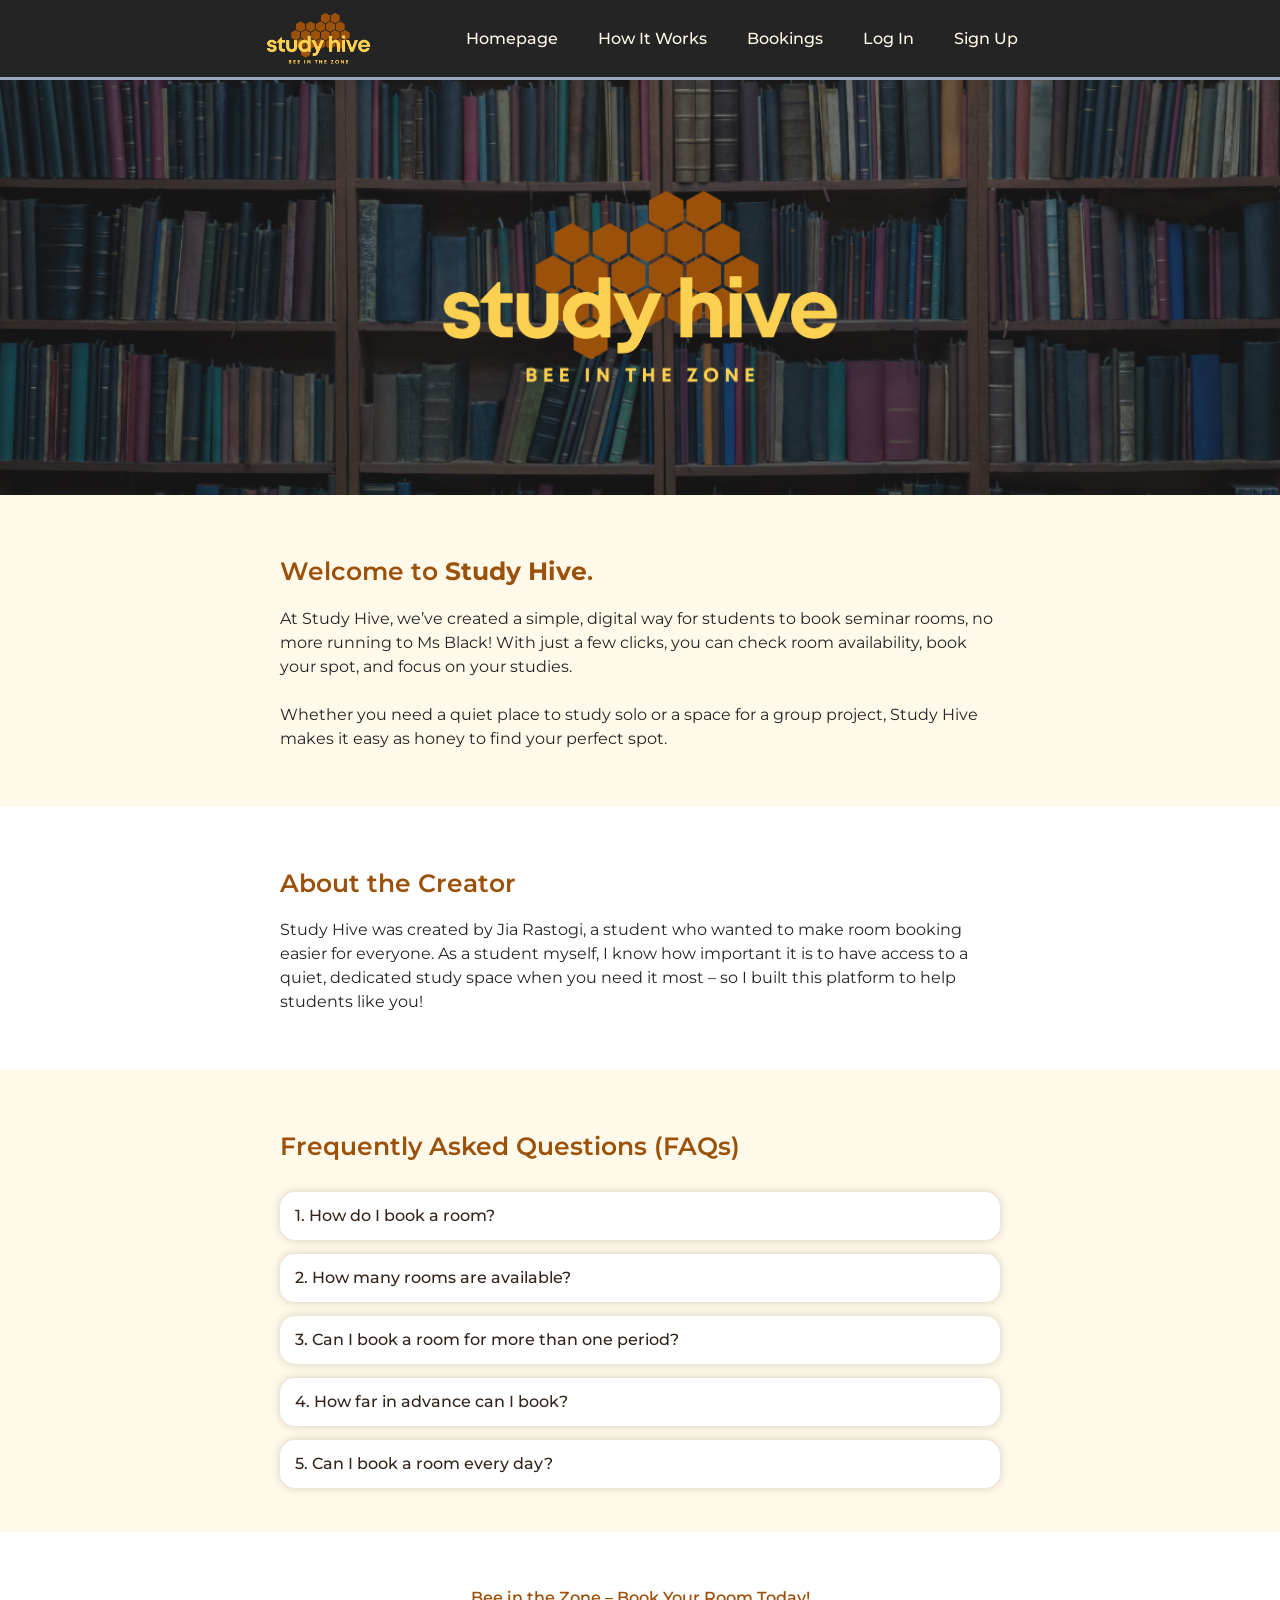
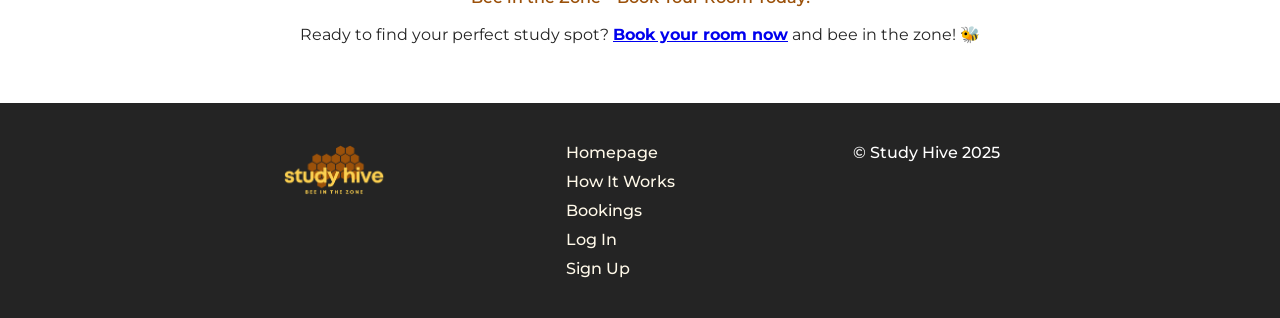
<file: index.html>
<!DOCTYPE html>
<html lang="en">
    <head>
        <meta charset="UTF-8">
        <meta name="viewport" content="width=device-width, initial-scale=0.1">
        <title>Study Hive</title>
        <link rel="icon" href="favicon.png" type="image/x-icon">
        <link rel="stylesheet" href="StyleSheet.css">
        <link href="https://fonts.googleapis.com/css2?family=Montserrat:wght@100;400;700;900&display=swap" rel="stylesheet">
    </head>
    <body style="margin:0;">
        <div class="menu">
            <div class="container">
                <div class="header-logo">
                    <img src="black_logo.png" alt="Study Hive logo with honeycomb design and slogan 'Bee in the Zone'">
                </div>
                <div class="header-nav">
                    <a href="index.html">Homepage</a>
                    <a href="Instructions.html">How It Works</a>
                    <a href="Bookings.html">Bookings</a>
                    <a href="Login.html">Log In</a>
                    <a href="Signup.html">Sign Up</a>
                </div>
            </div>
        </div>
        
        <div class="intro">
            <img src="black_logo.png" alt="Study Hive logo with honeycomb design and slogan 'Bee in the Zone'" style="margin-left: auto; margin-right: auto;  display: block;  width: 40%;">
        </div>
        
        <div class="grey">
            <div class="container">
                <h2>Welcome to <b>Study Hive</b>.</h2>
                <p>At Study Hive, we’ve created a simple, digital way for students to book seminar rooms, no more running to Ms Black! With just a few clicks, you can check room availability, book your spot, and focus on your studies.
                    <br><br>Whether you need a quiet place to study solo or a space for a group project, Study Hive makes it easy as honey to find your perfect spot.</p>
            </div>            
        </div>

        
        <div class="white">
            <div class="container">
                <h2>About the Creator</h2>
                <p>Study Hive was created by Jia Rastogi, a student who wanted to make room booking easier for everyone. As a student myself, I know how important it is to have access to a quiet, dedicated study space when you need it most – so I built this platform to help students like you!</p>
            </div>
        </div>

        
        <div class="grey">
        <div class="container">
            <h2>Frequently Asked Questions (FAQs)</h2>

            <div class="faq-container">
            <div class="faq-item">
                <button class="faq-question">1. How do I book a room?</button>
                <div class="faq-answer"><p>
                    Simply log in, choose a room, select a date and time, and confirm your booking!
                </p></div>
            </div>
            <div class="faq-item">
                <button class="faq-question">2. How many rooms are available?</button>
                <div class="faq-answer"><p>
                    There are 4 seminar rooms available for booking, so be sure to grab your spot early!
                </p></div>
            </div>
            <div class="faq-item">
                <button class="faq-question">3. Can I book a room for more than one period?</button>
                <div class="faq-answer"><p>
                    No, rooms are only available for one period per day.
                </p></div>
            </div>
            <div class="faq-item">
                <button class="faq-question">4. How far in advance can I book?</button>
                <div class="faq-answer"><p>
                    You can book a room up to 1 week in advance, so plan accordingly!
                </p></div>
            </div>
            <div class="faq-item">
                <button class="faq-question">5. Can I book a room every day?</button>
                <div class="faq-answer"><p>
                    Some rooms are already reserved for recurring use by other students. Be sure to check availability!
                </p></div>
            </div>            
            </div>
        </div>
        </div>


        <div class="white">
            <div class="container">
                <h3>Bee in the Zone – Book Your Room Today!</h3>
                <p style="text-align: center;">Ready to find your perfect study spot? <a href="Bookings.html"><b>Book your room now</a></b> and bee in the zone! 🐝</p>
            </div>
        </div>


        <div class="footer">
            <div class="container">
                <div class="footer-logo">
                    <img src="black_logo.png" alt="Study Hive logo with honeycomb design and slogan 'Bee in the Zone'">
                </div>
                
                <div class="footer-nav">
                    <a href="index.html">Homepage</a>
                    <a href="Instructions.html">How It Works</a>
                    <a href="Bookings.html">Bookings</a>
                    <a href="Login.html">Log In</a>
                    <a href="Signup.html">Sign Up</a>
                </div>

                <div>
                    <a style="color:white;">&copy; Study Hive  2025</a>
                </div>
            </div>
        </div>
  

                 <script>
document.addEventListener('DOMContentLoaded', () => {
    document.querySelectorAll('.faq-question').forEach((question) => {
        question.addEventListener('click', (e) => {
            const faqAnswer = e.target.nextElementSibling;

            document.querySelectorAll('.faq-answer').forEach((answer) => {
                if (answer !== faqAnswer) {
                    answer.style.maxHeight = null;
                    answer.classList.remove('open');
                }
            });

            document.querySelectorAll('.faq-question').forEach((q) => {
                if (q !== e.target) {
                    q.classList.remove('open');
                }
            });

            faqAnswer.style.maxHeight = faqAnswer.classList.toggle('open') ? `${faqAnswer.scrollHeight + 20}px` : null;
            e.target.classList.toggle('open');
        });
    });
});
         </script>

    </body>
</html>
</file>
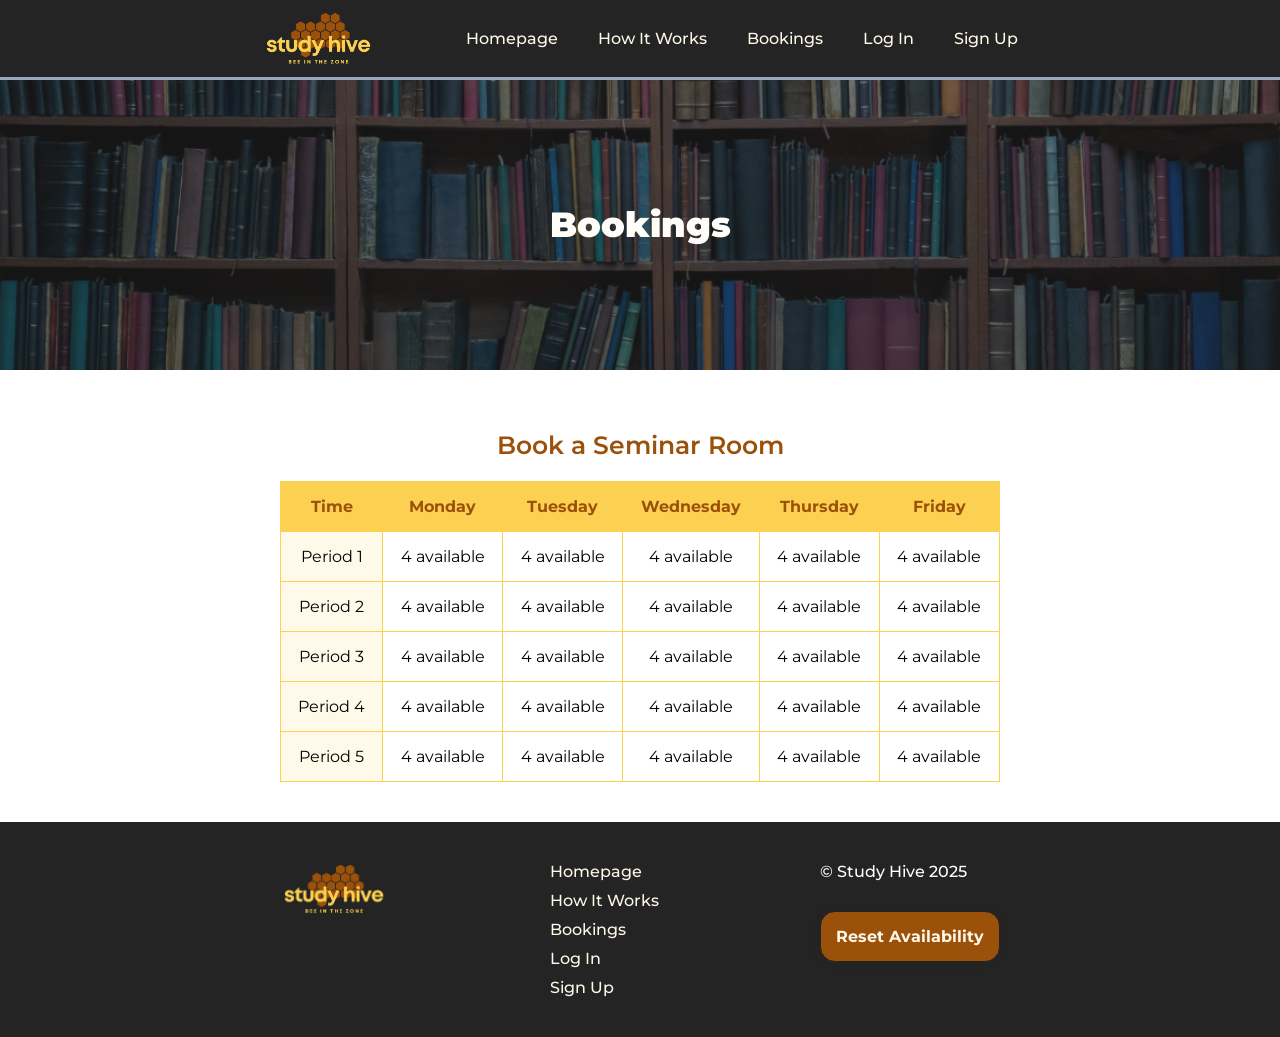
<file: BookingConfirmation.html>
<!DOCTYPE html>
<html lang="en">
    <head>
        <meta charset="UTF-8">
        <meta name="viewport" content="width=device-width, initial-scale=0.1">
        <title>Booking Confirmation</title>
        <link rel="icon" href="favicon.png" type="image/x-icon">
        <link rel="stylesheet" href="StyleSheet.css">
        <link href="https://fonts.googleapis.com/css2?family=Montserrat:wght@100;400;700;900&display=swap" rel="stylesheet">
    </head>
    <body style="margin:0;">
        <div class="menu">
            <div class="container">
                <div class="header-logo">
                    <img src="black_logo.png" alt="Study Hive logo with honeycomb design and slogan 'Bee in the Zone'">
                </div>
                <div class="header-nav">
                    <a href="index.html">Homepage</a>
                    <a href="Instructions.html">How It Works</a>
                    <a href="Bookings.html">Bookings</a>
                    <a href="Login.html">Log In</a>
                    <a href="Signup.html">Sign Up</a>
                </div>
            </div>
        </div>
        
        <div class="intro">
            <h1 style="color:#FFFDF7;">Booking Confirmed</h1>
        </div>

        <div class="white">    
            <div class="container" id="confirmationDetails">
            </div>
        </div>

        <div class="footer">
            <div class="container">
                <div class="footer-logo">
                    <img src="black_logo.png" alt="Study Hive logo with honeycomb design and slogan 'Bee in the Zone'">
                </div>
                
                <div class="footer-nav">
                    <a href="index.html">Homepage</a>
                    <a href="Instructions.html">How It Works</a>
                    <a href="Bookings.html">Bookings</a>
                    <a href="Login.html">Log In</a>
                    <a href="Signup.html">Sign Up</a>
                </div>

                <div>
                    <a style="color:white;">&copy; Study Hive  2025</a>
                </div>
            </div>
        </div>
                

 <script>
        const bookingDetails = JSON.parse(localStorage.getItem("bookingDetails"));
        
        if (bookingDetails) {
            const confirmationDiv = document.getElementById("confirmationDetails");
            confirmationDiv.innerHTML = `
                <h2 style="text-align:center;">Booking Details:</h2>
                    <p style="text-align:center;">Period ${bookingDetails.period}, ${bookingDetails.day}</p>
                    <p style="text-align:center;">${bookingDetails.room}</p>
            `;
        } else {
            window.location.href = "Bookings.html";
        }
    </script>
    </body>
</html>
</file>
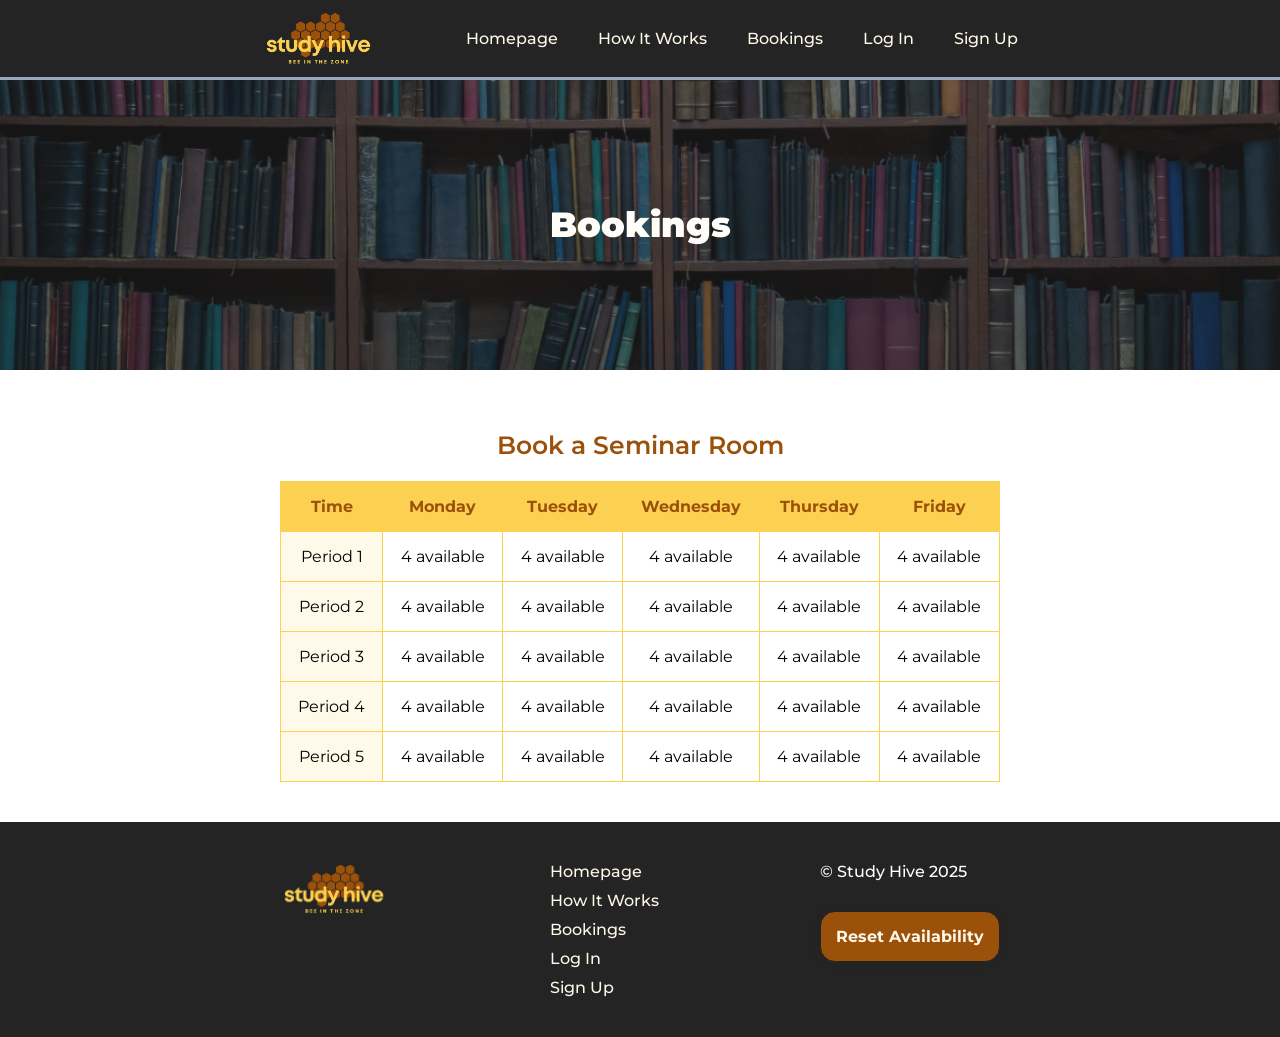
<file: Bookings.html>
<!DOCTYPE html>
<html lang="en">
    <head>
        <meta charset="UTF-8">
        <meta name="viewport" content="width=device-width, initial-scale=0.1">
        <title>Bookings</title>
        <link rel="icon" href="favicon.png" type="image/x-icon">
        <link rel="stylesheet" href="StyleSheet.css">
        <link href="https://fonts.googleapis.com/css2?family=Montserrat:wght@100;400;700;900&display=swap" rel="stylesheet">
    </head>
    <body style="margin:0;">
        <div class="menu">
            <div class="container">
                <div class="header-logo">
                    <img src="black_logo.png" alt="Study Hive logo with honeycomb design and slogan 'Bee in the Zone'">
                </div>
                <div class="header-nav">
                    <a href="index.html">Homepage</a>
                    <a href="Instructions.html">How It Works</a>
                    <a href="Bookings.html">Bookings</a>
                    <a href="Login.html">Log In</a>
                    <a href="Signup.html">Sign Up</a>
                </div>
            </div>
        </div>
        
        <div class="intro">
            <h1 style="color:#FFFDF7;">Bookings</h1>
        </div>
        
        <div class="white">
            <div class="container">
                

<div class="container">
    <h2 style="text-align: center;">Book a Seminar Room</h2>
</div>
    <table class="timetable">
        <thead>
            <tr>
                <th>Time</th>
                <th>Monday</th>
                <th>Tuesday</th>
                <th>Wednesday</th>
                <th>Thursday</th>
                <th>Friday</th>
            </tr>
        </thead>
        <tbody>
                <tr>
                    <td class="heading">Period 1</td>
                    <td class="available" onclick="bookRoom(1, 'Monday')">4 available</td>
                    <td class="available" onclick="bookRoom(1, 'Tuesday')">4 available</td>
                    <td class="available" onclick="bookRoom(1, 'Wednesday')">4 available</td>
                    <td class="available" onclick="bookRoom(1, 'Thursday')">4 available</td>
                    <td class="available" onclick="bookRoom(1, 'Friday')">4 available</td>
                </tr>
                <tr>
                    <td class="heading">Period 2</td>
                    <td class="available" onclick="bookRoom(2, 'Monday')">4 available</td>
                    <td class="available" onclick="bookRoom(2, 'Tuesday')">4 available</td>
                    <td class="available" onclick="bookRoom(2, 'Wednesday')">4 available</td>
                    <td class="available" onclick="bookRoom(2, 'Thursday')">4 available</td>
                    <td class="available" onclick="bookRoom(2, 'Friday')">4 available</td>
                </tr>
                <tr>
                    <td class="heading">Period 3</td>
                    <td class="available" onclick="bookRoom(3, 'Monday')">4 available</td>
                    <td class="available" onclick="bookRoom(3, 'Tuesday')">4 available</td>
                    <td class="available" onclick="bookRoom(3, 'Wednesday')">4 available</td>
                    <td class="available" onclick="bookRoom(3, 'Thursday')">4 available</td>
                    <td class="available" onclick="bookRoom(3, 'Friday')">4 available</td>
                </tr>
                <tr>
                    <td class="heading">Period 4</td>
                    <td class="available" onclick="bookRoom(4, 'Monday')">4 available</td>
                    <td class="available" onclick="bookRoom(4, 'Tuesday')">4 available</td>
                    <td class="available" onclick="bookRoom(4, 'Wednesday')">4 available</td>
                    <td class="available" onclick="bookRoom(4, 'Thursday')">4 available</td>
                    <td class="available" onclick="bookRoom(4, 'Friday')">4 available</td>
                </tr>
                <tr>
                    <td class="heading">Period 5</td>
                    <td class="available" onclick="bookRoom(5, 'Monday')">4 available</td>
                    <td class="available" onclick="bookRoom(5, 'Tuesday')">4 available</td>
                    <td class="available" onclick="bookRoom(5, 'Wednesday')">4 available</td>
                    <td class="available" onclick="bookRoom(5, 'Thursday')">4 available</td>
                    <td class="available" onclick="bookRoom(5, 'Friday')">4 available</td>

            </tr>
        </tbody>
    </table>
<div id="bookingModal" class="modal">
    <div class="modal-content">
        <span class="close-btn" onclick="closeModal()">&times;</span>

        <div class="modal-body">
            <form id="bookingForm">
                <h2>Select a Room</h2>
                    <select id="room" name="room">
                        <option value="Room 1">Room 1</option>
                        <option value="Room 2">Room 2</option>
                        <option value="Room 3">Room 3</option>
                        <option value="Room 4">Room 4</option>
                    </select>
                    <br><br><input type="checkbox" id="TnC" name="TnC" value="Agreed">
                    <label for="TnC">I agree to use this as a study space. Sleeping, gaming, graffiti, damage, or misuse of facilities is not allowed.</label><br>
                    <p id="error-message" style="color: #f06272; display: none; font-weight:700;">You must agree to continue.</p>
                <button type="submit">Confirm Booking</button>
            </form>
        </div>
    </div>
</div>
</div>
</div>

        <div class="footer">
            <div class="container">
                <div class="footer-logo">
                    <img src="black_logo.png" alt="Study Hive logo with honeycomb design and slogan 'Bee in the Zone'">
                </div>
                
                <div class="footer-nav">
                    <a href="index.html">Homepage</a>
                    <a href="Instructions.html">How It Works</a>
                    <a href="Bookings.html">Bookings</a>
                    <a href="Login.html">Log In</a>
                    <a href="Signup.html">Sign Up</a>
                </div>

                <div>
                    <a style="color:white;">&copy; Study Hive  2025</a>
                    <div style="text-align:center; margin-top:20px;">
                        <button onclick="resetAvailability()">Reset Availability</button>
                    </div>
                </div>
            </div>
        </div>
                

        <script src="Bookings.js"></script>

    </body>
</html>
</file>
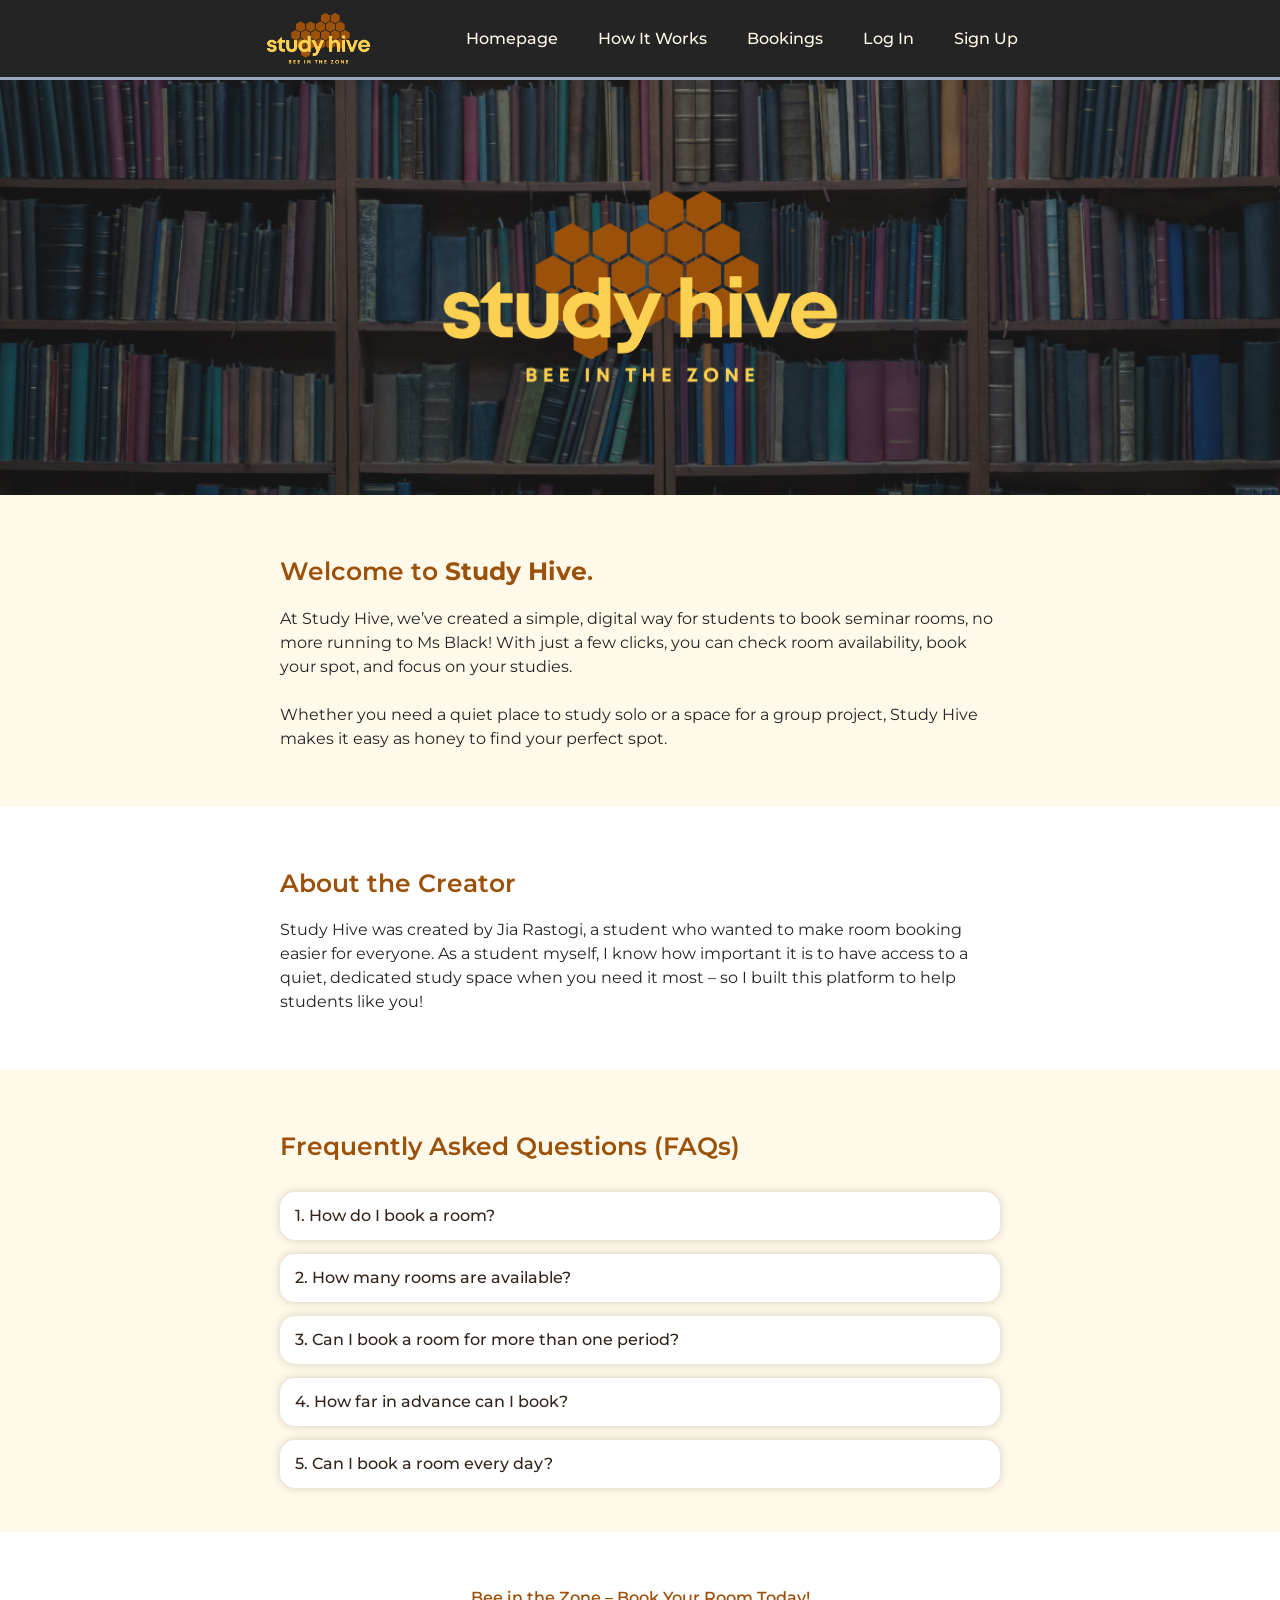
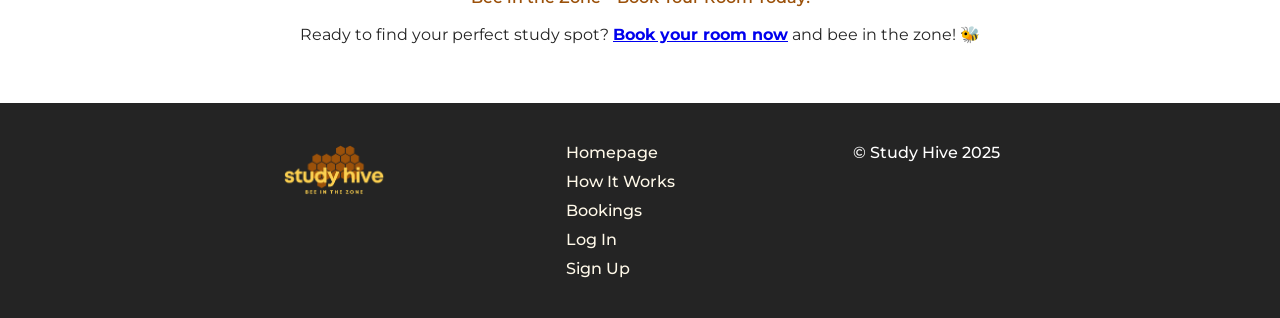
<file: HomePage.html>
<!DOCTYPE html>
<html lang="en">
    <head>
        <meta charset="UTF-8">
        <meta name="viewport" content="width=device-width, initial-scale=0.1">
        <title>Study Hive</title>
        <link rel="icon" href="favicon.png" type="image/x-icon">
        <link rel="stylesheet" href="StyleSheet.css">
        <link href="https://fonts.googleapis.com/css2?family=Montserrat:wght@100;400;700;900&display=swap" rel="stylesheet">
    </head>
    <body style="margin:0;">
        <div class="menu">
            <div class="container">
                <div class="header-logo">
                    <img src="black_logo.png" alt="Study Hive logo with honeycomb design and slogan 'Bee in the Zone'">
                </div>
                <div class="header-nav">
                    <a href="HomePage.html">Homepage</a>
                    <a href="Instructions.html">How It Works</a>
                    <a href="Bookings.html">Bookings</a>
                    <a href="Login.html">Log In</a>
                    <a href="Signup.html">Sign Up</a>
                </div>
            </div>
        </div>
        
        <div class="intro">
            <img src="black_logo.png" alt="Study Hive logo with honeycomb design and slogan 'Bee in the Zone'" style="margin-left: auto; margin-right: auto;  display: block;  width: 40%;">
        </div>
        
        <div class="grey">
            <div class="container">
                <h2>Welcome to <b>Study Hive</b>.</h2>
                <p>At Study Hive, we’ve created a simple, digital way for students to book seminar rooms, no more running to Ms Black! With just a few clicks, you can check room availability, book your spot, and focus on your studies.
                    <br><br>Whether you need a quiet place to study solo or a space for a group project, Study Hive makes it easy as honey to find your perfect spot.</p>
            </div>            
        </div>

        
        <div class="white">
            <div class="container">
                <h2>About the Creator</h2>
                <p>Study Hive was created by Jia Rastogi, a student who wanted to make room booking easier for everyone. As a student myself, I know how important it is to have access to a quiet, dedicated study space when you need it most – so I built this platform to help students like you!</p>
            </div>
        </div>

        
        <div class="grey">
        <div class="container">
            <h2>Frequently Asked Questions (FAQs)</h2>

            <div class="faq-container">
            <div class="faq-item">
                <button class="faq-question">1. How do I book a room?</button>
                <div class="faq-answer"><p>
                    Simply log in, choose a room, select a date and time, and confirm your booking!
                </p></div>
            </div>
            <div class="faq-item">
                <button class="faq-question">2. How many rooms are available?</button>
                <div class="faq-answer"><p>
                    There are 4 seminar rooms available for booking, so be sure to grab your spot early!
                </p></div>
            </div>
            <div class="faq-item">
                <button class="faq-question">3. Can I book a room for more than one period?</button>
                <div class="faq-answer"><p>
                    No, rooms are only available for one period per day.
                </p></div>
            </div>
            <div class="faq-item">
                <button class="faq-question">4. How far in advance can I book?</button>
                <div class="faq-answer"><p>
                    You can book a room up to 1 week in advance, so plan accordingly!
                </p></div>
            </div>
            <div class="faq-item">
                <button class="faq-question">5. Can I book a room every day?</button>
                <div class="faq-answer"><p>
                    Some rooms are already reserved for recurring use by other students. Be sure to check availability!
                </p></div>
            </div>            
            </div>
        </div>
        </div>


        <div class="white">
            <div class="container">
                <h3>Bee in the Zone – Book Your Room Today!</h3>
                <p style="text-align: center;">Ready to find your perfect study spot? <a href="Bookings.html"><b>Book your room now</a></b> and bee in the zone! 🐝</p>
            </div>
        </div>


        <div class="footer">
            <div class="container">
                <div class="footer-logo">
                    <img src="black_logo.png" alt="Study Hive logo with honeycomb design and slogan 'Bee in the Zone'">
                </div>
                
                <div class="footer-nav">
                    <a href="HomePage.html">Homepage</a>
                    <a href="Instructions.html">How It Works</a>
                    <a href="Bookings.html">Bookings</a>
                    <a href="Login.html">Log In</a>
                    <a href="Signup.html">Sign Up</a>
                </div>

                <div>
                    <a style="color:white;">&copy; Study Hive  2025</a>
                </div>
            </div>
        </div>
  

                 <script>
document.addEventListener('DOMContentLoaded', () => {
    document.querySelectorAll('.faq-question').forEach((question) => {
        question.addEventListener('click', (e) => {
            const faqAnswer = e.target.nextElementSibling;

            document.querySelectorAll('.faq-answer').forEach((answer) => {
                if (answer !== faqAnswer) {
                    answer.style.maxHeight = null;
                    answer.classList.remove('open');
                }
            });

            document.querySelectorAll('.faq-question').forEach((q) => {
                if (q !== e.target) {
                    q.classList.remove('open');
                }
            });

            faqAnswer.style.maxHeight = faqAnswer.classList.toggle('open') ? `${faqAnswer.scrollHeight + 20}px` : null;
            e.target.classList.toggle('open');
        });
    });
});
         </script>

    </body>
</html>
</file>
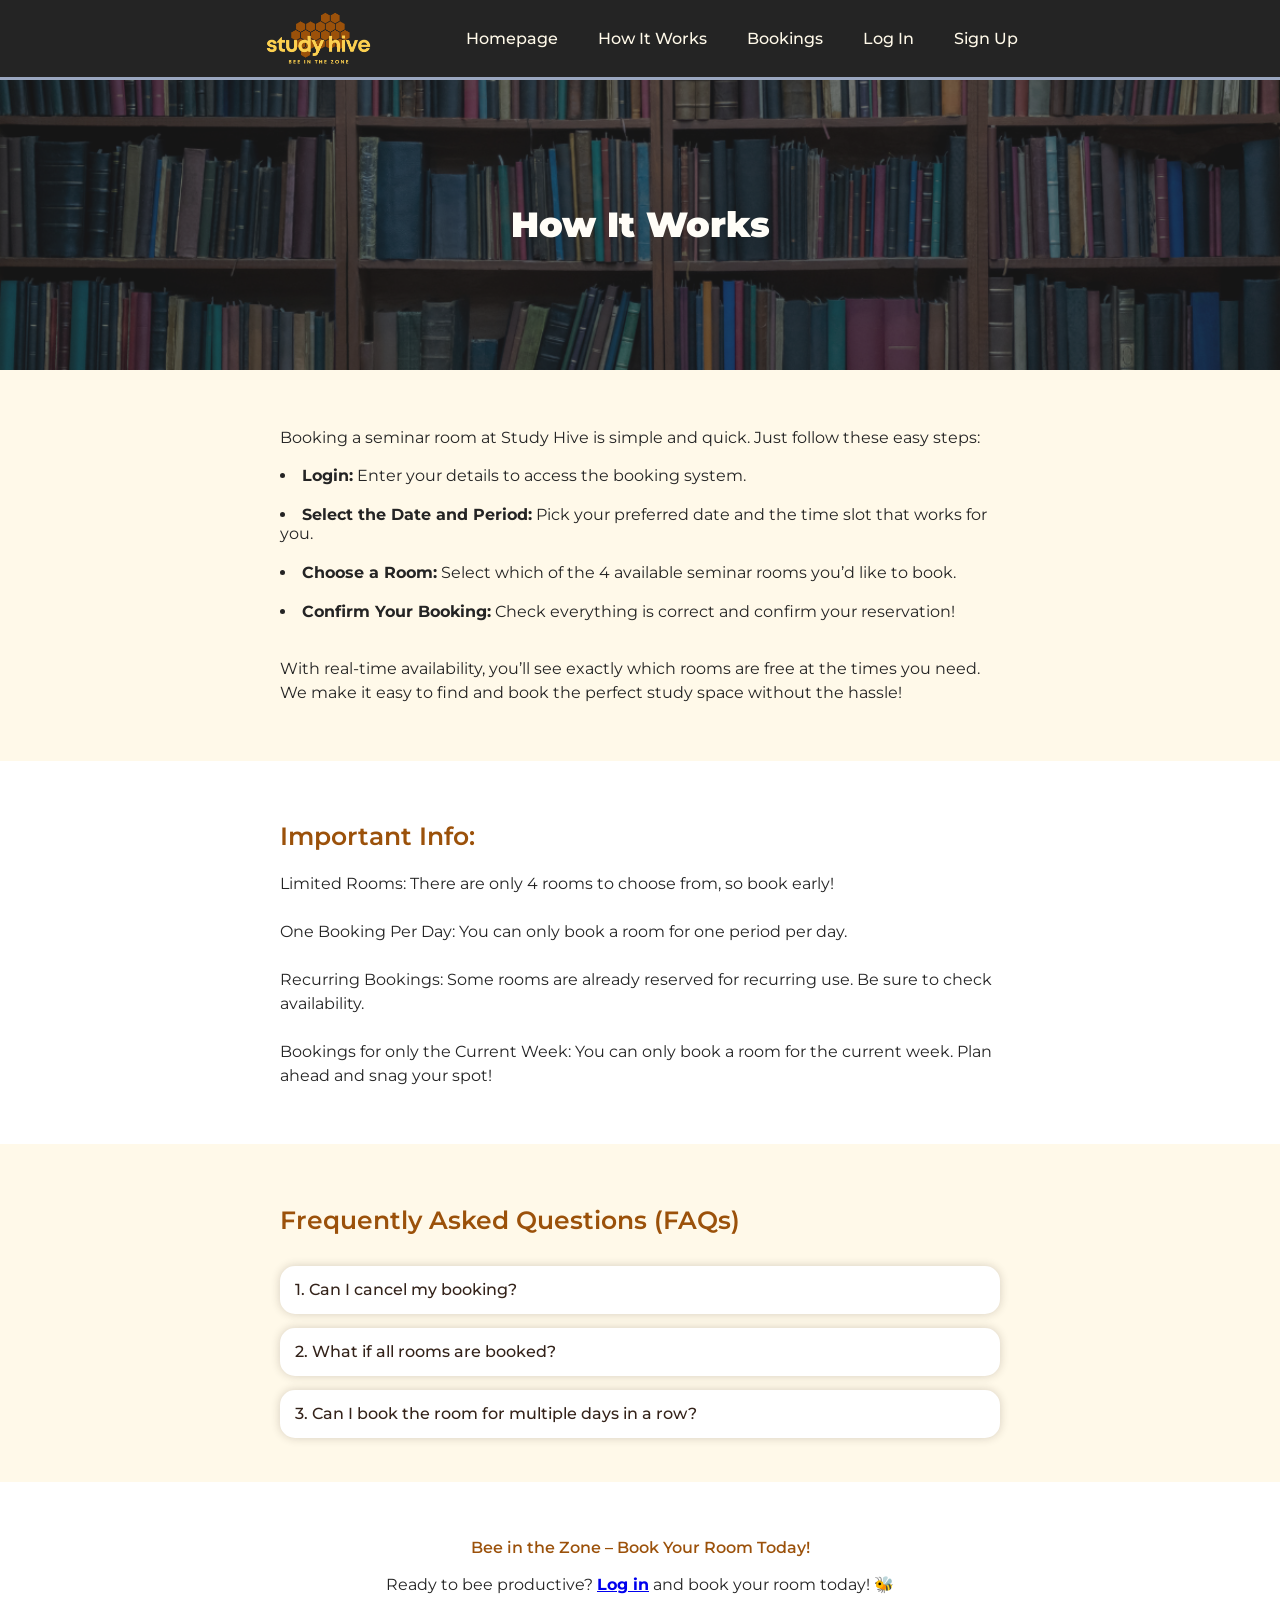
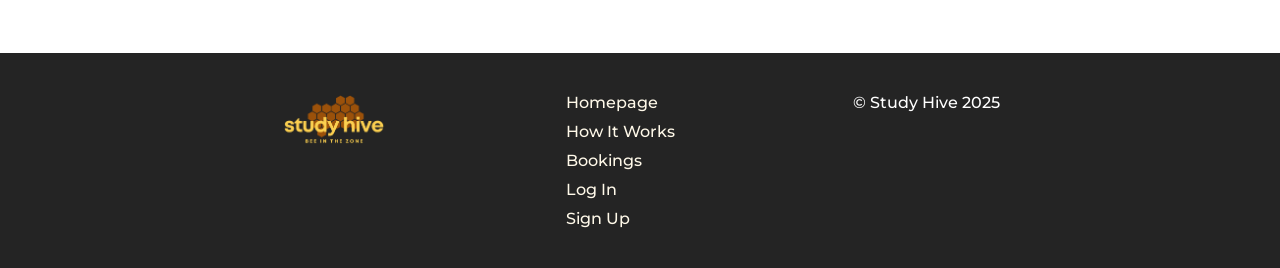
<file: Instructions.html>
<!DOCTYPE html>
<html lang="en">
    <head>
        <meta charset="UTF-8">
        <meta name="viewport" content="width=device-width, initial-scale=0.1">
        <title>How It Works</title>
        <link rel="icon" href="favicon.png" type="image/x-icon">
        <link rel="stylesheet" href="StyleSheet.css">
        <link href="https://fonts.googleapis.com/css2?family=Montserrat:wght@100;400;700;900&display=swap" rel="stylesheet">
    </head>
    <body style="margin:0;">
        <div class="menu">
            <div class="container">
                <div class="header-logo">
                    <img src="black_logo.png" alt="Study Hive logo with honeycomb design and slogan 'Bee in the Zone'">
                </div>
                <div class="header-nav">
                    <a href="index.html">Homepage</a>
                    <a href="Instructions.html">How It Works</a>
                    <a href="Bookings.html">Bookings</a>
                    <a href="Login.html">Log In</a>
                    <a href="Signup.html">Sign Up</a>
                </div>
            </div>
        </div>
        
        <div class="intro">
            <h1 style="color:#FFFDF7;">How It Works</h1>
        </div>
        
        <div class="grey">
            <div class="container">
                <p>Booking a seminar room at Study Hive is simple and quick. Just follow these easy steps:</p>
                    <li><b>Login:</b> Enter your details to access the booking system.</li>
                    <li><b>Select the Date and Period:</b> Pick your preferred date and the time slot that works for you.</li>
                    <li><b>Choose a Room:</b> Select which of the 4 available seminar rooms you’d like to book.</li>
                    <li><b>Confirm Your Booking:</b> Check everything is correct and confirm your reservation!</li>
                <p>With real-time availability, you’ll see exactly which rooms are free at the times you need. We make it easy to find and book the perfect study space without the hassle!</p>
            </div>            
        </div>

        
        <div class="white">
            <div class="container">
                <h2>Important Info:</h2>
                <p>Limited Rooms: There are only 4 rooms to choose from, so book early!
                <br><br>One Booking Per Day: You can only book a room for one period per day.
                <br><br>Recurring Bookings: Some rooms are already reserved for recurring use. Be sure to check availability.
                <br><br>Bookings for only the Current Week: You can only book a room for the current week. Plan ahead and snag your spot!
                </p>
            </div>
        </div>

         
        <div class="grey">
        <div class="container">
            <h2>Frequently Asked Questions (FAQs)</h2>

            <div class="faq-container">
            <div class="faq-item">
                <button class="faq-question">1. Can I cancel my booking?</button>
                <div class="faq-answer"><p>
                    No, unfortunately you are unable to cancel a booking, unless you directly speak to Ms Black. This functionality hasn't been built into the software solution yet, but it's coming soon!
                </p></div>
            </div>
            <div class="faq-item">
                <button class="faq-question">2. What if all rooms are booked?</button>
                <div class="faq-answer"><p>
                    If rooms are fully booked, you can check back the next day or look for another time that’s available!
                </p></div>
            </div>
            <div class="faq-item">
                <button class="faq-question">3. Can I book the room for multiple days in a row?</button>
                <div class="faq-answer"><p>
                    Unfortunately, you can only book the room for one period per day. But don’t worry, there’s always another day to book!
                </p></div>
            </div>
            </div>
        </div>
        </div>


        <div class="white">
            <div class="container">
                <h3>Bee in the Zone – Book Your Room Today!</h3>
                <p style="text-align: center;">Ready to bee productive? <b><a href="Bookings.html">Log in</a></b> and book your room today! 🐝</p>
            </div>
        </div>

        <div class="footer">
            <div class="container">
                <div class="footer-logo">
                    <img src="black_logo.png" alt="Study Hive logo with honeycomb design and slogan 'Bee in the Zone'">
                </div>
                
                <div class="footer-nav">
                    <a href="index.html">Homepage</a>
                    <a href="Instructions.html">How It Works</a>
                    <a href="Bookings.html">Bookings</a>
                    <a href="Login.html">Log In</a>
                    <a href="Signup.html">Sign Up</a>
                </div>

                <div>
                    <a style="color:white;">&copy; Study Hive  2025</a>
                </div>
            </div>
        </div>
                


                 <script>
document.addEventListener('DOMContentLoaded', () => {
    document.querySelectorAll('.faq-question').forEach((question) => {
        question.addEventListener('click', (e) => {
            const faqAnswer = e.target.nextElementSibling;

            document.querySelectorAll('.faq-answer').forEach((answer) => {
                if (answer !== faqAnswer) {
                    answer.style.maxHeight = null;
                    answer.classList.remove('open');
                }
            });

            document.querySelectorAll('.faq-question').forEach((q) => {
                if (q !== e.target) {
                    q.classList.remove('open');
                }
            });

            faqAnswer.style.maxHeight = faqAnswer.classList.toggle('open') ? `${faqAnswer.scrollHeight + 20}px` : null;
            e.target.classList.toggle('open');
        });
    });
});
         </script>

    </body>
</html>
</file>
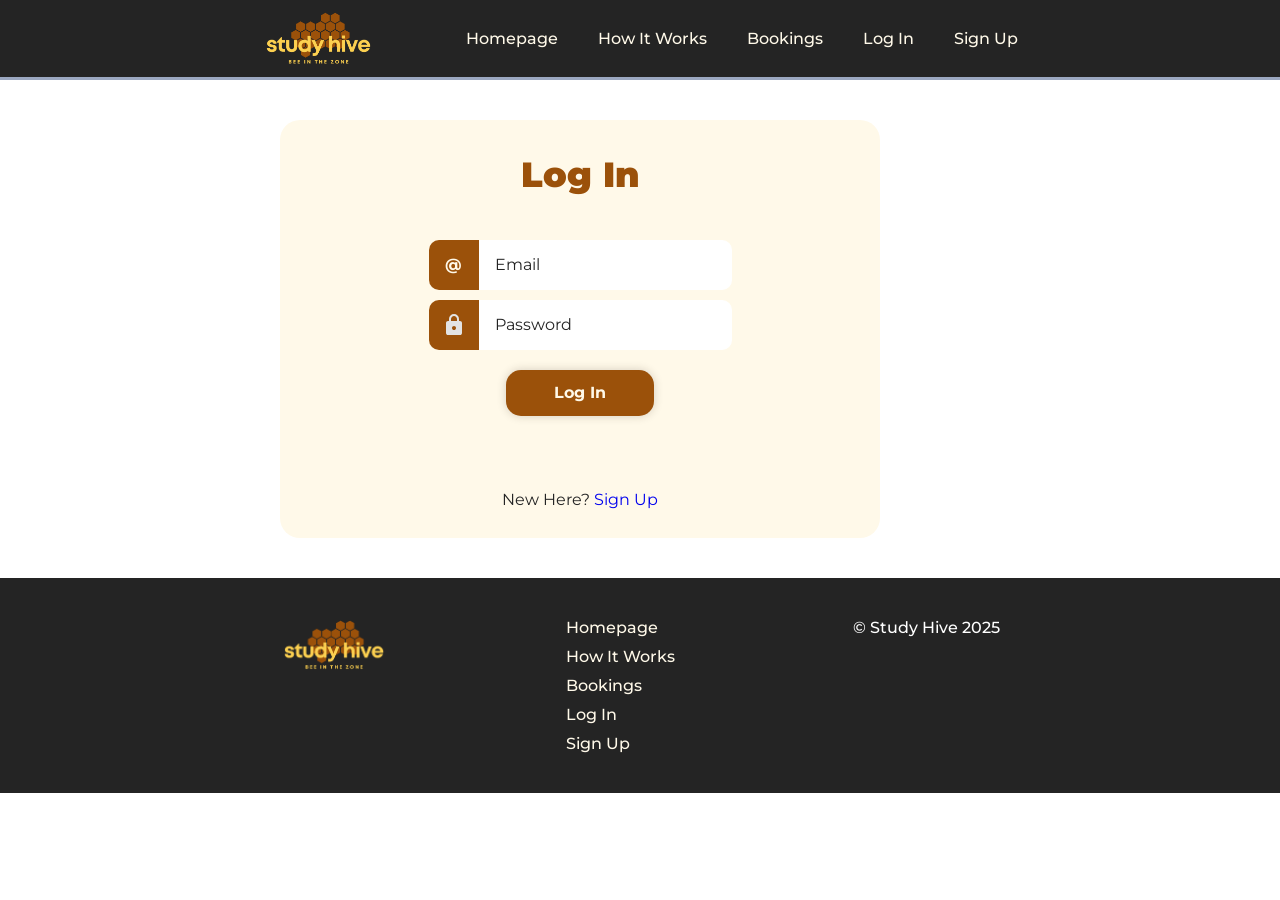
<file: Login.html>
<!DOCTYPE html>
<html lang="en">
    <head>
        <meta charset="UTF-8">
        <meta name="viewport" content="width=device-width, initial-scale=0.1">
        <title>Log In</title>
        <link rel="icon" href="favicon.png" type="image/x-icon">
        <link rel="stylesheet" href="LoginStyleSheet.css">
        <link href="https://fonts.googleapis.com/css2?family=Montserrat:wght@100;400;700;900&display=swap" rel="stylesheet">
        <script type="text/javascript" src="Validation.js" defer></script>
    </head>
    <body style="margin:0;">
        <div class="menu">
            <div class="container">
                <div class="header-logo">
                    <img src="black_logo.png" alt="Study Hive logo with honeycomb design and slogan 'Bee in the Zone'">
                </div>
                <div class="header-nav">
                    <a href="index.html">Homepage</a>
                    <a href="Instructions.html">How It Works</a>
                    <a href="Bookings.html">Bookings</a>
                    <a href="Login.html">Log In</a>
                    <a href="Signup.html">Sign Up</a>
                </div>
            </div>
        </div>
        


        <div class="white">
        <div class="container">
        <div class="wrapper">
            <h1>Log In</h1>
            <form id="form" >
                <div>
                    <label for="email-input">
                        <span>@</span>
                    </label>
                    <input  type="email" name="email" id="email-input" placeholder="Email">
                </div>
                <div>
                    <label for="password-input">
                        <svg xmlns="http://www.w3.org/2000/svg" height="24px" viewBox="0 -960 960 960" width="24px" fill="#e3e3e3"><path d="M240-80q-33 0-56.5-23.5T160-160v-400q0-33 23.5-56.5T240-640h40v-80q0-83 58.5-141.5T480-920q83 0 141.5 58.5T680-720v80h40q33 0 56.5 23.5T800-560v400q0 33-23.5 56.5T720-80H240Zm240-200q33 0 56.5-23.5T560-360q0-33-23.5-56.5T480-440q-33 0-56.5 23.5T400-360q0 33 23.5 56.5T480-280ZM360-640h240v-80q0-50-35-85t-85-35q-50 0-85 35t-35 85v80Z"/></svg>
                    </label>
                    <input  type="password" name="password" id="password-input" placeholder="Password">
                </div>
                <button type="submit">Log In</button>
                <p id="error-message"></p>
            </form>
            <p>New Here? <a href="Signup.html">Sign Up</a></p>
        </div>
        </div>
        </div>


        <div class="footer">
            <div class="container">
                <div class="footer-logo">
                    <img src="black_logo.png" alt="Study Hive logo with honeycomb design and slogan 'Bee in the Zone'">
                </div>
                
                <div class="footer-nav">
                    <a href="index.html">Homepage</a>
                    <a href="Instructions.html">How It Works</a>
                    <a href="Bookings.html">Bookings</a>
                    <a href="Login.html">Log In</a>
                    <a href="Signup.html">Sign Up</a>
                </div>

                <div>
                    <a style="color:white;">&copy; Study Hive  2025</a>
                </div>
            </div>
        </div>
    </body>
</html>
</file>
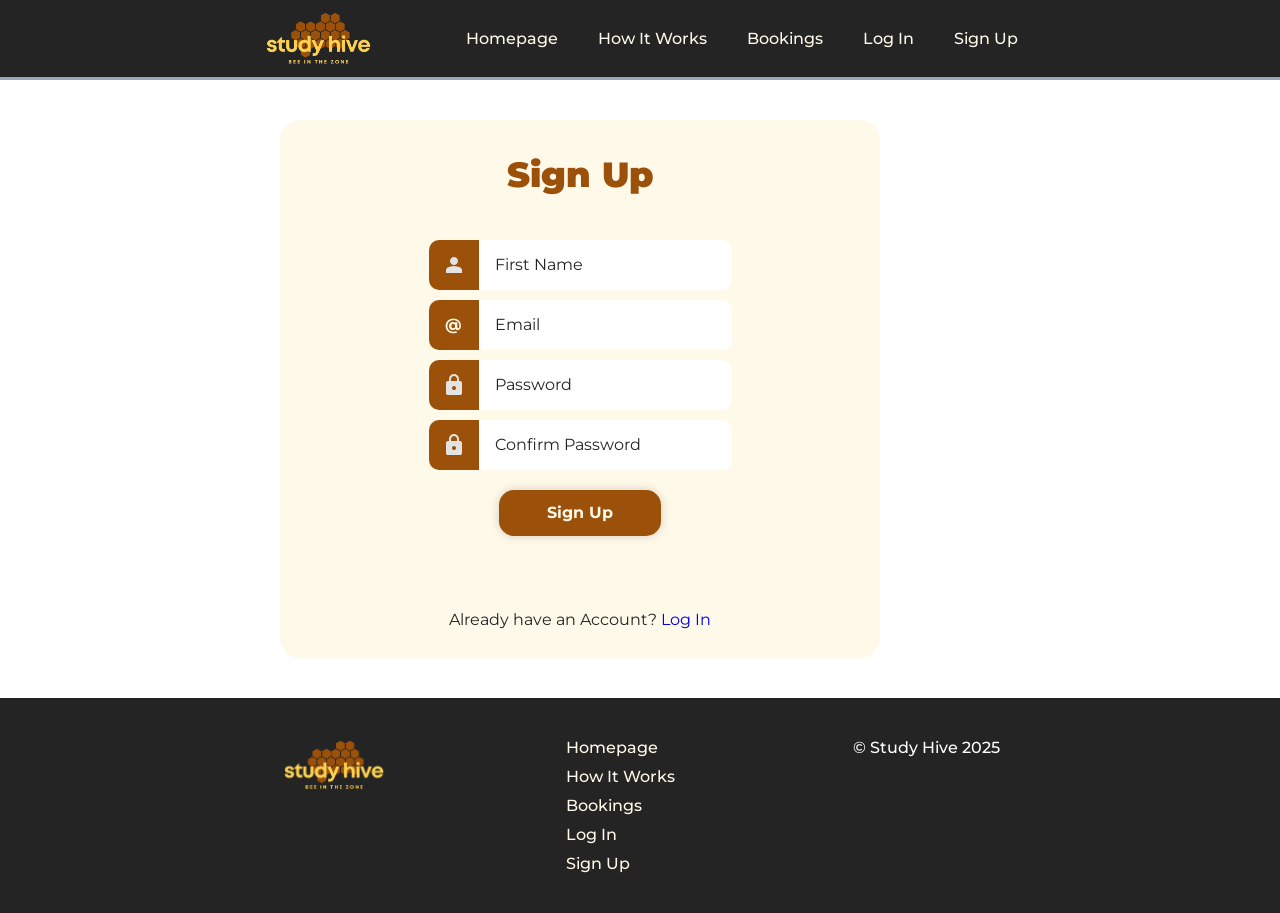
<file: Signup.html>
<!DOCTYPE html>
<html lang="en">
    <head>
        <meta charset="UTF-8">
        <meta name="viewport" content="width=device-width, initial-scale=0.1">
        <title>Sign Up</title>
        <link rel="icon" href="favicon.png" type="image/x-icon">
        <link rel="stylesheet" href="LoginStyleSheet.css">
        <link href="https://fonts.googleapis.com/css2?family=Montserrat:wght@100;400;700;900&display=swap" rel="stylesheet">
        <script type="text/javascript" src="Validation.js" defer></script>
    </head>
    <body style="margin:0;">
        <div class="menu">
            <div class="container">
                <div class="header-logo">
                    <img src="black_logo.png" alt="Study Hive logo with honeycomb design and slogan 'Bee in the Zone'">
                </div>
                <div class="header-nav">
                    <a href="index.html">Homepage</a>
                    <a href="Instructions.html">How It Works</a>
                    <a href="Bookings.html">Bookings</a>
                    <a href="Login.html">Log In</a>
                    <a href="Signup.html">Sign Up</a>
                </div>
            </div>
        </div>
        


        <div class="white">
        <div class="container">
        <div class="wrapper">
            <h1>Sign Up</h1>
            <form id="form" >
                <div>
                    <label for="firstname-input">
                        <svg xmlns="http://www.w3.org/2000/svg" height="24px" viewBox="0 -960 960 960" width="24px" fill="#e3e3e3"><path d="M480-480q-66 0-113-47t-47-113q0-66 47-113t113-47q66 0 113 47t47 113q0 66-47 113t-113 47ZM160-160v-112q0-34 17.5-62.5T224-378q62-31 126-46.5T480-440q66 0 130 15.5T736-378q29 15 46.5 43.5T800-272v112H160Z"/></svg>
                    </label>
                    <input  type="text" name="firstname" id="firstname-input" placeholder="First Name">
                </div>
                <div>
                    <label for="email-input">
                        <span>@</span>
                    </label>
                    <input  type="email" name="email" id="email-input" placeholder="Email">
                </div>
                <div>
                    <label for="password-input">
                        <svg xmlns="http://www.w3.org/2000/svg" height="24px" viewBox="0 -960 960 960" width="24px" fill="#e3e3e3"><path d="M240-80q-33 0-56.5-23.5T160-160v-400q0-33 23.5-56.5T240-640h40v-80q0-83 58.5-141.5T480-920q83 0 141.5 58.5T680-720v80h40q33 0 56.5 23.5T800-560v400q0 33-23.5 56.5T720-80H240Zm240-200q33 0 56.5-23.5T560-360q0-33-23.5-56.5T480-440q-33 0-56.5 23.5T400-360q0 33 23.5 56.5T480-280ZM360-640h240v-80q0-50-35-85t-85-35q-50 0-85 35t-35 85v80Z"/></svg>
                    </label>
                    <input  type="password" name="password" id="password-input" placeholder="Password">
                </div>
                <div>
                    <label for="repeat-password-input">
                        <svg xmlns="http://www.w3.org/2000/svg" height="24px" viewBox="0 -960 960 960" width="24px" fill="#e3e3e3"><path d="M240-80q-33 0-56.5-23.5T160-160v-400q0-33 23.5-56.5T240-640h40v-80q0-83 58.5-141.5T480-920q83 0 141.5 58.5T680-720v80h40q33 0 56.5 23.5T800-560v400q0 33-23.5 56.5T720-80H240Zm240-200q33 0 56.5-23.5T560-360q0-33-23.5-56.5T480-440q-33 0-56.5 23.5T400-360q0 33 23.5 56.5T480-280ZM360-640h240v-80q0-50-35-85t-85-35q-50 0-85 35t-35 85v80Z"/></svg>
                    </label>
                    <input  type="password" name="repeat-password" id="repeat-password-input" placeholder="Confirm Password">
                </div>
                <button type="submit">Sign Up</button>
                <p id="error-message"></p>
            </form>
            <p>Already have an Account? <a href="Login.html">Log In</a></p>
        </div>
        </div>
        </div>


        <div class="footer">
            <div class="container">
                <div class="footer-logo">
                    <img src="black_logo.png" alt="Study Hive logo with honeycomb design and slogan 'Bee in the Zone'">
                </div>
                
                <div class="footer-nav">
                    <a href="index.html">Homepage</a>
                    <a href="Instructions.html">How It Works</a>
                    <a href="Bookings.html">Bookings</a>
                    <a href="Login.html">Log In</a>
                    <a href="Signup.html">Sign Up</a>
                </div>

                <div>
                    <a style="color:white;">&copy; Study Hive  2025</a>
                </div>
            </div>
        </div>

    </body>
</html>
</file>
<file: StyleSheet.css>
.container {
    width: 60%;
    margin: 0 auto; 
}

.grey {
    background-color: #FFF9E9;
    padding: 40px;
}

.white {
    background-color: #ffffff;
    padding: 40px;
}

.menu {
    border-bottom:3px;
    border-top: 0px;
    border-left: 0px;
    border-right: 0px;
    border-style:solid;
    border-color: #9BA7C0;
    background-color:#242424;
    padding: 10px;
    margin:0;
}

.menu .container {
    display: flex;
    align-items: center;
    justify-content: space-between;
}

.header-nav {
    display: flex;
    gap: 40px;
    justify-content: flex-end;
    align-items: center;
}

.header-nav a {
    text-decoration: none;
    color: #FFF9E9;
    font-family: 'Montserrat';
    font-weight: 500;
    font-size: 16px;
}

.header-logo {
    width: 15%;
}

.header-logo img {
    max-width: 100%;
    height: auto;
    display: block;
}

.footer {
border-bottom:3px;
border-top: 0px;
border-left: 0px;
border-right: 0px;
background-color:#242424;
padding: 40px;
margin:0;
align-items: flex-start;
}

.footer a {
text-decoration: none;
color: #FFF9E9;
font-family: 'Montserrat';
font-weight: 500;
font-size: 16px;
}

.footer .container {
display: flex;
justify-content: space-between;
}

.footer-nav {
display: flex;         
flex-direction: column; 
gap: 10px;          
justify-content: flex-end;
}


.footer-logo {
width: 15%;
}

.footer-logo img {
max-width: 100%;
height: auto;
display: block;
}

.image-container {
    display: flex;
    justify-content: space-between; 
    width: 60%;
    margin: 0 auto; 
    align-items:center;
}

.text-content {
    width: 60%;
    padding-right: 20px;
}

.image-content {
    width: 40%;
}

.image-content img {
    width: 100%; 
    height: auto;
}

.intro {
    position: relative;
    padding: 100px;
    background-image: url("intro-background.png");
    background-position: center;
    background-size: cover;
    background-repeat: no-repeat;
    color: #ffffff;
    z-index: 1; 
}

.intro::before {
    content: "";
    position: absolute;
    top: 0;
    left: 0;
    height: 100%;
    width: 100%;
    background-color: rgba(36, 36, 36, 0.6);
    z-index: -1;
}

h1{
    color:#9B510A;
    font-family: 'Montserrat';
    font-weight: 900;
    font-size: 35px;
    text-align:center;
}

h2{
    color:#9B510A;
    font-family: 'Montserrat';
    font-weight: 600;
    font-size: 25px;
    text-align:left;
}

h3{
    color:#9B510A;
    font-family: 'Montserrat';
    font-weight: 550;
    font-size: 16px;
    text-align:center;
}

p{
    color:#242424;
    font-family: 'Montserrat';
    font-weight: 400;
    font-size: 16px;
    line-height: 150%;
    text-align:left;
}

li{
    color:#242424;
    font-family: 'Montserrat';
    font-weight: 400;
    font-size: 16px;
    padding-bottom: 20px;
    text-align:left;
}

strong{
    color:#9B510A;
    font-family: 'Montserrat';
    font-weight: 800;
    font-size: 16px;
    text-align:left;
}

button{
    color:#FFF9E9;
    background-color:#9B510A;
    font-family: 'Montserrat';
    font-weight:700;
    font-size:16px;
    border-radius: 15px;
    padding:15px;
    margin-top:10px;
    border-color: #242424;
    border-style: solid;
    border-width: 1px;
    box-shadow: 0px 0px 10px rgba(51, 34, 25, 0.2);
}

.button:hover {
    box-shadow: 0px 0px 15px rgba(51, 34, 25, 0.5);
}

.faq-item {
    margin-bottom: 4px;
}

.faq-question {
    font-family: 'Montserrat', sans-serif;
    font-size: 16px;
    line-height: 18px;
    width: 100%;
    background-color: #ffffff;
    color: #332219;
    padding: 12px;
    text-align: left;
    font-weight: 500;
    border: solid;
    border-color:#ffffff;
    outline: none;
    cursor: pointer;
    transition: background-color 0.3s, color 0.3s;
}

.faq-question:hover {
    color: #332219;
    border-color:#332219;
    border:solid;
}

.faq-question.open {
    background-color: #332219;
    color: #ffffff;
}

.faq-answer {
    font-family: 'Lato', sans-serif;
    font-size: 16px;
    line-height: 26px;
    max-height: 0;
    overflow: hidden;
    transition: max-height 0.3s ease-out, padding 0.3s ease-out;
    background-color: #ffffff;
    color: #332219;
    padding: 0 12px;
    font-weight: 400;
}

.faq-answer.open {
    padding-top: 10px;
    padding-bottom: 10px;
}

.faq-question:focus,
.faq-question:active,
.faq-question:visited {
    background-color: #332219;
    color: #ffffff;
    outline: none;
    box-shadow: none;
}

h3.faq-question {
    margin: 0;
    cursor: pointer;
}

.timetable {
    font-family: 'Montserrat';
    width: 100%;
    border-collapse: collapse;
    margin-top: 20px;
}

.timetable th, .timetable td {
    padding: 15px;
    text-align: center;
    border: 1px solid #FCD050;
}

.timetable th {
    background-color: #FCD050;
    color: #9B510A;
}

.timetable td {
    cursor: pointer;
}

.timetable td.available:hover {
    background-color: #FCD050;
}

.timetable td.booked {
    background-color: #f2f2f2;
    color: #a0a0a0;
    cursor: not-allowed;
}

.heading{
    background-color: #FFF9E9;
}

.modal {
    display: none;
    position: fixed;
    z-index: 1;
    left: 0;
    top: 0;
    width: 100%;
    height: 100%;
    background-color: rgba(0,0,0,0.4);
    overflow: auto;
}

.modal-content {
    background-color: white;
    margin: 15% auto;
    padding: 20px;
    border: 1px solid #9BA7C0;
    width: 35%;
    border-radius: 10px;
    position: relative;
}


.close-btn {
    position: absolute;
    top: 10px;
    right: 15px;
    color: #9BA7C0;
    font-size: 28px;
    font-weight: bold;
    cursor: pointer;
}

.close-btn:hover,
.close-btn:focus {
    color: #242424;
    text-decoration: none;
    cursor: pointer;
}

select {
  width: 200px;
  padding: 10px;
  border: 1px solid #9B510A;
  border-radius: 5px;
  background-color: #f9f9f9; 
  color: #242424; 
  font-family: 'Montserrat';
  font-size: 16px; 
}

select:focus {
  border-color: #242424; 
  box-shadow: 0 0 5px rgba(36, 36, 36, 0.6); 
}

input[type="checkbox"] {
  accent-color: #9B510A; /* gives the checkbox the same brownish-gold tone */
  width: 18px;
  height: 18px;
  cursor: pointer;
  margin-right: 10px;
}

label[for="TnC"] {
  font-family: 'Montserrat';
  font-size: 16px;
  color: #242424;
  cursor: pointer;
}

.timetable td.booked {
    background-color: #f2f2f2;
    color: #a0a0a0;
    cursor: not-allowed;
}
</file>
<file: LoginStyleSheet.css>
.container {
    width: 60%;
    margin: 0 auto; 
}

.grey {
    background-color: #FFF9E9;
    padding: 40px;
}

.white {
    background-color: #ffffff;
    padding: 40px;
}


.menu {
    border-bottom:3px;
    border-top: 0px;
    border-left: 0px;
    border-right: 0px;
    border-style:solid;
    border-color: #9BA7C0;
    background-color:#242424;
    padding: 10px;
    margin:0;
}

.menu .container {
    display: flex;
    align-items: center;
    justify-content: space-between;
}

.header-nav {
    display: flex;
    gap: 40px;
    justify-content: flex-end;
    align-items: center;
}

.header-nav a {
    text-decoration: none;
    color: #FFF9E9;
    font-family: 'Montserrat';
    font-weight: 500;
    font-size: 16px;
}

.header-logo {
    width: 15%;
}

.header-logo img {
    max-width: 100%;
    height: auto;
    display: block;
}

.footer {
border-bottom:3px;
border-top: 0px;
border-left: 0px;
border-right: 0px;
background-color:#242424;
padding: 40px;
margin:0;
align-items: flex-start;
}

.footer a {
text-decoration: none;
color: #FFF9E9;
font-family: 'Montserrat';
font-weight: 500;
font-size: 16px;
}

.footer .container {
display: flex;
justify-content: space-between;
}

.footer-nav {
display: flex;         
flex-direction: column; 
gap: 10px;          
justify-content: flex-end;
}


.footer-logo {
width: 15%;
}

.footer-logo img {
max-width: 100%;
height: auto;
display: block;
}

.image-container {
    display: flex;
    justify-content: space-between; 
    width: 60%;
    margin: 0 auto; 
    align-items:center;
}

.text-content {
    width: 60%;
    padding-right: 20px;
}

.image-content {
    width: 40%;
}

.image-content img {
    width: 100%; 
    height: auto;
}

h1{
    color:#9B510A;
    font-family: 'Montserrat';
    font-weight: 900;
    font-size: 35px;
    text-align:center;
}

p{
    color:#242424;
    font-family: 'Montserrat';
    font-weight: 400;
    font-size: 16px;
    line-height: 150%;
    text-align:left;
}

button{
    color:#FFF9E9;
    background-color:#9B510A;
    font-family: 'Montserrat';
    font-weight:700;
    font-size:16px;
    border-radius: 15px;
    padding:15px;
    margin-top:10px;
    border-color: #242424;
    border-style: solid;
    border-width: 1px;
    box-shadow: 0px 0px 10px rgba(51, 34, 25, 0.2);
}

.button:hover {
    box-shadow: 0px 0px 15px rgba(51, 34, 25, 0.5);
}

.wrapper{
    box-sizing: border-box;
    background-color:#FFF9E9;
    width:max(40%, 600px);
    padding: 10px;
    border-radius: 20px;
    display:flex;
    flex-direction: column;
    align-items: center;
    justify-content: center;
}

form{
    width:min(400px, 100%);
    margin-top: 20px;
    margin-bottom:20px;
    display:flex;
    flex-direction: column;
    align-items: center;
    gap:10px;
}

form > div{
    width:100px;
    display:flex;
    justify-content: center;
}

form label{
    flex-shrink: 0;
    height:50px;
    width:50px;
    background-color:#9B510A;
    fill:#FFF9E9;
    color:#FFF9E9;
    border-radius:10px 0 0 10px;
    font-family: 'Montserrat', sans-serif;
    font-weight: bold;
    display:flex;
    justify-content: center;
    align-items: center;
}

form input{
    box-sizing:border-box;
    flex-grow:1;
    min-width:10;
    height:50px;
    padding:1em;
    font:inherit;
    border-radius:0 10px 10px 0;
    border: 1.5px solid white;  
    border-left:none;  
    background-color:white;
    transition: 150ems ease;
        font-family: 'Montserrat', sans-serif;

}

form input:hover{
    border-color: #9B510A;
}

form input:focus{
    outline:none;
    border-color: #332219;
}

div:has(input:focus) > label{
    background-color:#332219;

}

form input::placeholder{
    color:#242424;
    opacity:1;
    font-family: 'Montserrat', sans-serif;
}

form button{
    border:none;
    padding:.85em 3em;
    cursor:pointer;
    transition: 150ms ease;
}

form button:hover{
    background-color: #332219;
}

form button:focus{
    outline:none;
    background-color:#332219;
}

@media(max-width:1100px){
    .wrapper{
        width:min(600px, 100%);
        border-radius:0;
    }
}

form div.incorrect label{
    background-color:#f06272;
}

form div.incorrect input{
    border-color:#f06272;
}

a{
    text-decoration:none;
}

a:hover{
    text-decoration:underline;
}

#error-message {
    color: #f06272;
    margin-top: 10px;
    font-weight: bold;
}
</file>
